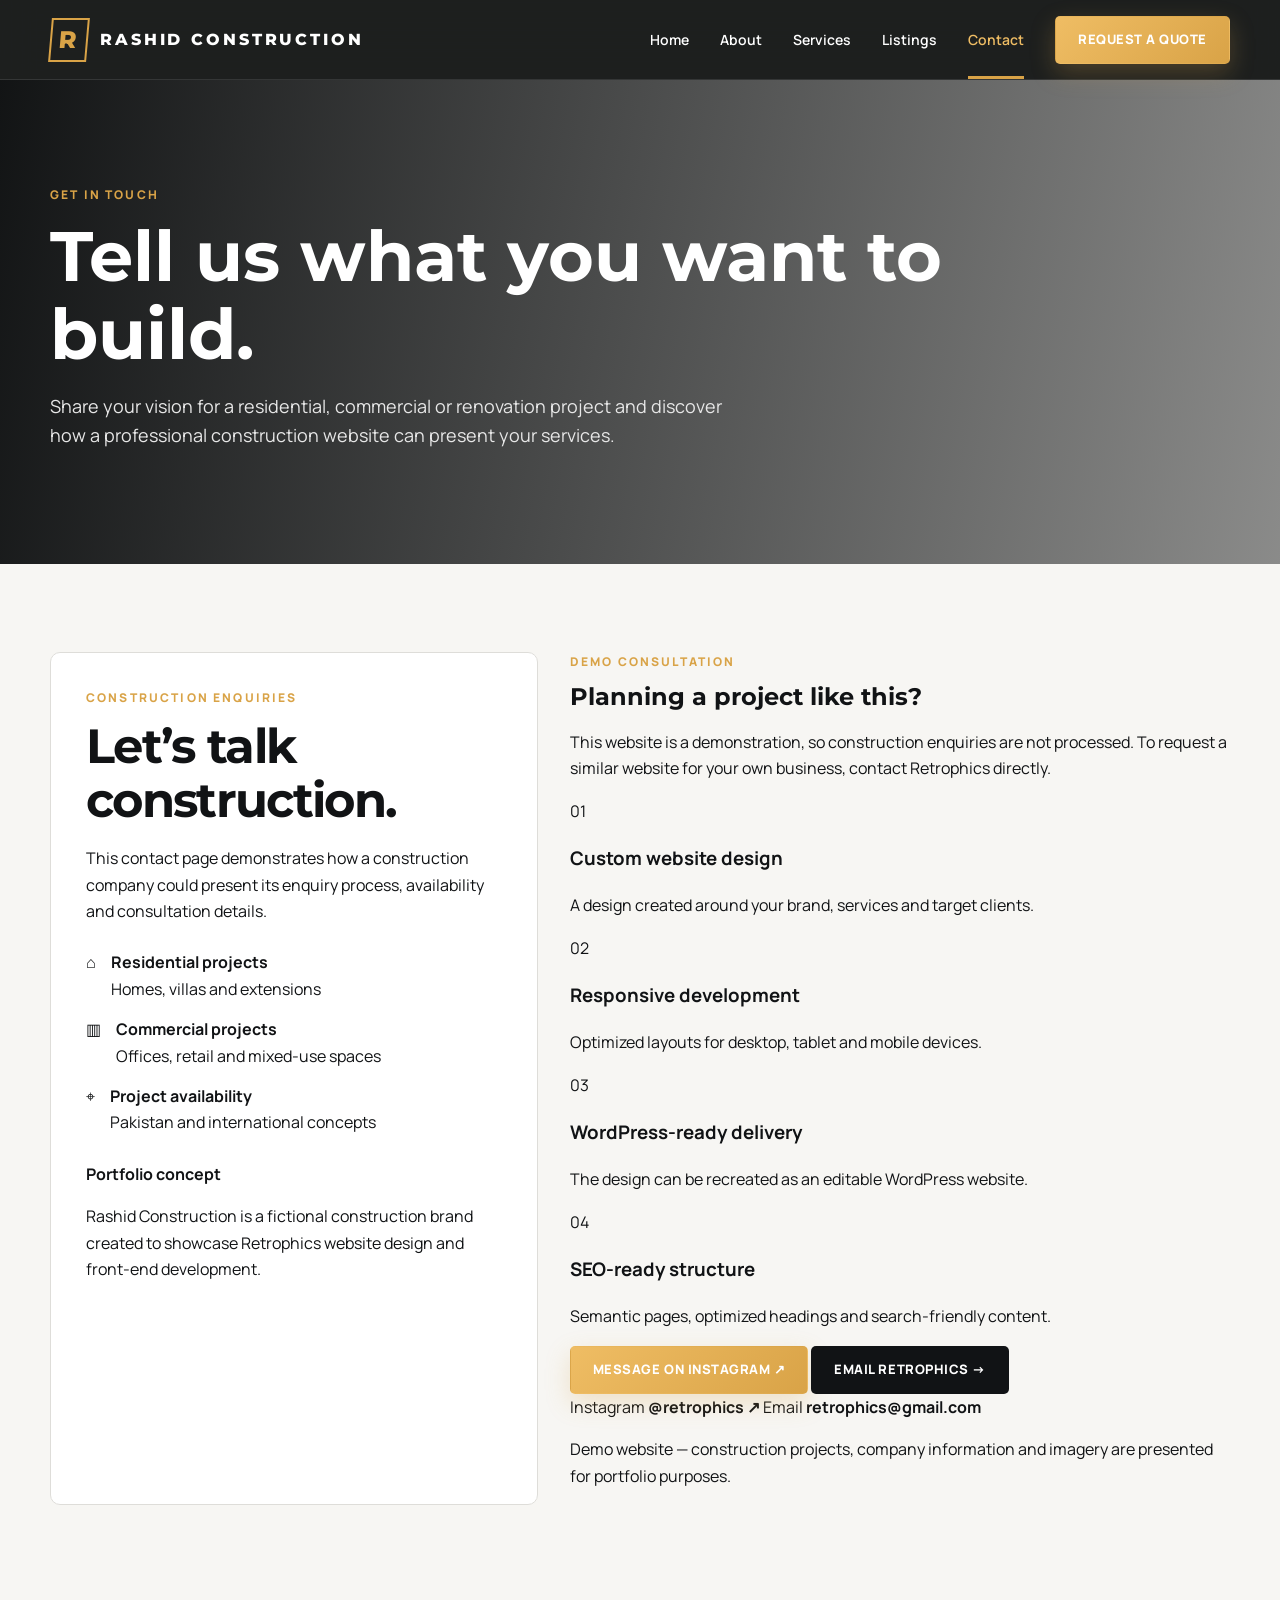
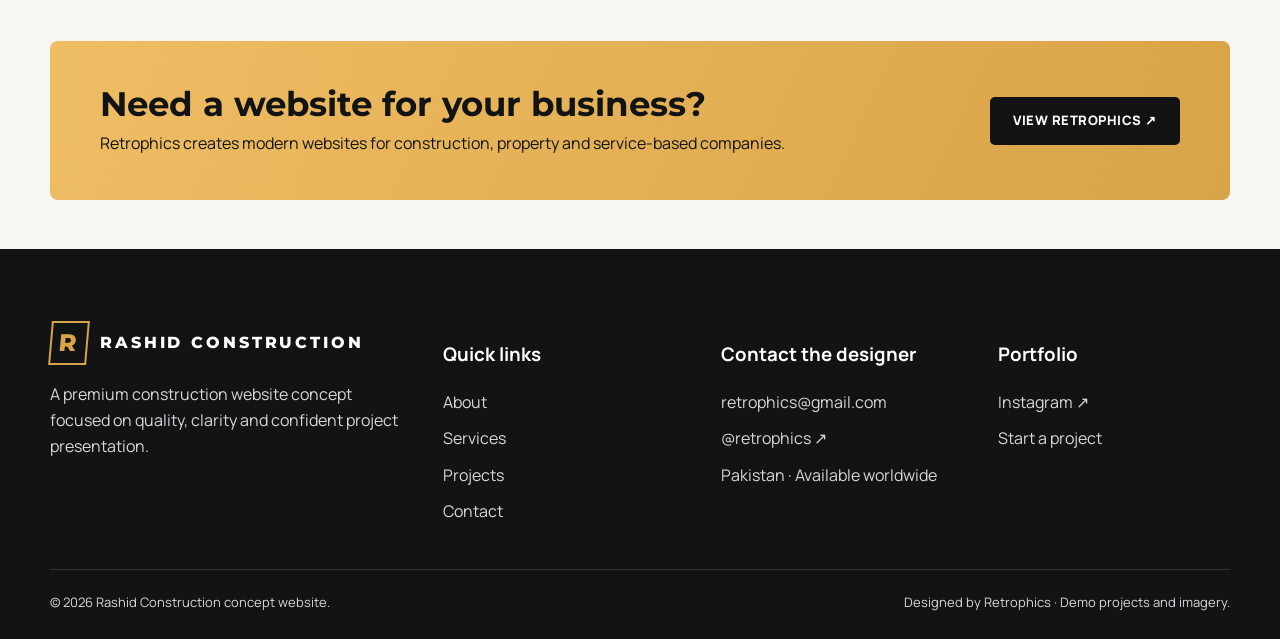
<file: contact.html>
<!DOCTYPE html>
<html lang="en">

<head>
    <meta charset="UTF-8">
    <meta name="viewport" content="width=device-width, initial-scale=1">

    <title>Contact Rashid Construction | Request a Construction Consultation</title>

    <meta name="description"
        content="Explore the Rashid Construction contact page concept for residential, commercial and renovation enquiries. Designed and developed by Retrophics.">

    <link rel="stylesheet" href="styles.css">
</head>

<body>

    <header class="site-header">
        <div class="container navbar">

            <a class="logo" href="index.html">
                <span class="logo-mark">R</span>
                <span>Rashid Construction</span>
            </a>

            <nav class="nav-links" aria-label="Main navigation">
                <a href="index.html">Home</a>
                <a href="about.html">About</a>
                <a href="services.html">Services</a>
                <a href="projects.html">Listings</a>
                <a class="active" href="contact.html">Contact</a>
                <a class="btn btn-primary" href="#consultation">
                    Request a Quote
                </a>
            </nav>

            <button class="menu-btn" type="button" aria-label="Open navigation menu" aria-expanded="false">
                ☰
            </button>

        </div>
    </header>

    <main>

        <section class="page-hero contact-hero">
            <div class="container">
                <span class="eyebrow">Get in touch</span>

                <h1>Tell us what you want to build.</h1>

                <p>
                    Share your vision for a residential, commercial or renovation
                    project and discover how a professional construction website
                    can present your services.
                </p>
            </div>
        </section>

        <section class="section" id="consultation">
            <div class="container contact-grid">

                <aside class="contact-panel">

                    <span class="eyebrow">Construction enquiries</span>

                    <h2>Let’s talk construction.</h2>

                    <p>
                        This contact page demonstrates how a construction company
                        could present its enquiry process, availability and consultation
                        details.
                    </p>

                    <div class="contact-list">

                        <span>
                            <span class="contact-icon">⌂</span>
                            <span>
                                <b>Residential projects</b><br>
                                Homes, villas and extensions
                            </span>
                        </span>

                        <span>
                            <span class="contact-icon">▥</span>
                            <span>
                                <b>Commercial projects</b><br>
                                Offices, retail and mixed-use spaces
                            </span>
                        </span>

                        <span>
                            <span class="contact-icon">⌖</span>
                            <span>
                                <b>Project availability</b><br>
                                Pakistan and international concepts
                            </span>
                        </span>

                    </div>

                    <div class="contact-note">
                        <b>Portfolio concept</b>
                        <p>
                            Rashid Construction is a fictional construction brand created
                            to showcase Retrophics website design and front-end development.
                        </p>
                    </div>

                </aside>

                <section class="demo-enquiry-panel" aria-labelledby="demo-enquiry-title">

                    <span class="eyebrow">Demo consultation</span>

                    <h2 id="demo-enquiry-title">Planning a project like this?</h2>

                    <p class="demo-enquiry-intro">
                        This website is a demonstration, so construction enquiries are
                        not processed. To request a similar website for your own business,
                        contact Retrophics directly.
                    </p>

                    <div class="enquiry-features">

                        <article class="enquiry-feature">
                            <span>01</span>
                            <div>
                                <h3>Custom website design</h3>
                                <p>
                                    A design created around your brand, services and target clients.
                                </p>
                            </div>
                        </article>

                        <article class="enquiry-feature">
                            <span>02</span>
                            <div>
                                <h3>Responsive development</h3>
                                <p>
                                    Optimized layouts for desktop, tablet and mobile devices.
                                </p>
                            </div>
                        </article>

                        <article class="enquiry-feature">
                            <span>03</span>
                            <div>
                                <h3>WordPress-ready delivery</h3>
                                <p>
                                    The design can be recreated as an editable WordPress website.
                                </p>
                            </div>
                        </article>

                        <article class="enquiry-feature">
                            <span>04</span>
                            <div>
                                <h3>SEO-ready structure</h3>
                                <p>
                                    Semantic pages, optimized headings and search-friendly content.
                                </p>
                            </div>
                        </article>

                    </div>

                    <div class="demo-contact-actions">

                        <a class="btn btn-primary"
                            href="https://www.instagram.com/retrophics.dev/"
                            target="_blank"
                            rel="noopener noreferrer">
                            Message on Instagram ↗
                        </a>

                        <a class="btn btn-dark"
                            href="mailto:retrophics@gmail.com?subject=Website%20Enquiry%20from%20Rashid Construction%20Demo">
                            Email Retrophics →
                        </a>

                    </div>

                    <div class="direct-contact">

                        <a href="https://www.instagram.com/retrophics.dev/"
                            target="_blank"
                            rel="noopener noreferrer">
                            <span>Instagram</span>
                            <strong>@retrophics ↗</strong>
                        </a>

                        <a href="mailto:retrophics@gmail.com">
                            <span>Email</span>
                            <strong>retrophics@gmail.com</strong>
                        </a>

                    </div>

                    <p class="demo-disclaimer">
                        Demo website — construction projects, company information and
                        imagery are presented for portfolio purposes.
                    </p>

                </section>

            </div>
        </section>

        <section class="section-sm">
            <div class="container">

                <div class="cta-banner">

                    <div>
                        <h2>Need a website for your business?</h2>
                        <p>
                            Retrophics creates modern websites for construction,
                            property and service-based companies.
                        </p>
                    </div>

                    <a class="btn btn-dark"
                        href="https://www.instagram.com/retrophics.dev/"
                        target="_blank"
                        rel="noopener noreferrer">
                        View Retrophics ↗
                    </a>

                </div>

            </div>
        </section>

    </main>

    <footer>
        <div class="container">

            <div class="footer-grid">

                <div>
                    <a class="logo" href="index.html">
                        <span class="logo-mark">R</span>
                        <span>Rashid Construction</span>
                    </a>

                    <p class="footer-description">
                        A premium construction website concept focused on quality,
                        clarity and confident project presentation.
                    </p>
                </div>

                <div>
                    <h3>Quick links</h3>

                    <div class="footer-links">
                        <a href="about.html">About</a>
                        <a href="services.html">Services</a>
                        <a href="projects.html">Projects</a>
                        <a href="contact.html">Contact</a>
                    </div>
                </div>

                <div>
                    <h3>Contact the designer</h3>

                    <div class="footer-links">
                        <a href="mailto:retrophics@gmail.com">
                            retrophics@gmail.com
                        </a>

                        <a href="https://www.instagram.com/retrophics.dev/"
                            target="_blank"
                            rel="noopener noreferrer">
                            @retrophics ↗
                        </a>

                        <span>Pakistan · Available worldwide</span>
                    </div>
                </div>

                <div>
                    <h3>Portfolio</h3>

                    <div class="footer-links">
                        <a href="https://www.instagram.com/retrophics.dev/"
                            target="_blank"
                            rel="noopener noreferrer">
                            Instagram ↗
                        </a>

                        <a href="mailto:retrophics@gmail.com">
                            Start a project
                        </a>
                    </div>
                </div>

            </div>

            <div class="copyright">
                <span>© 2026 Rashid Construction concept website.</span>
                <span>Designed by Retrophics · Demo projects and imagery.</span>
            </div>

        </div>
    </footer>

    <script src="script.js"></script>

</body>
</html>
</file>
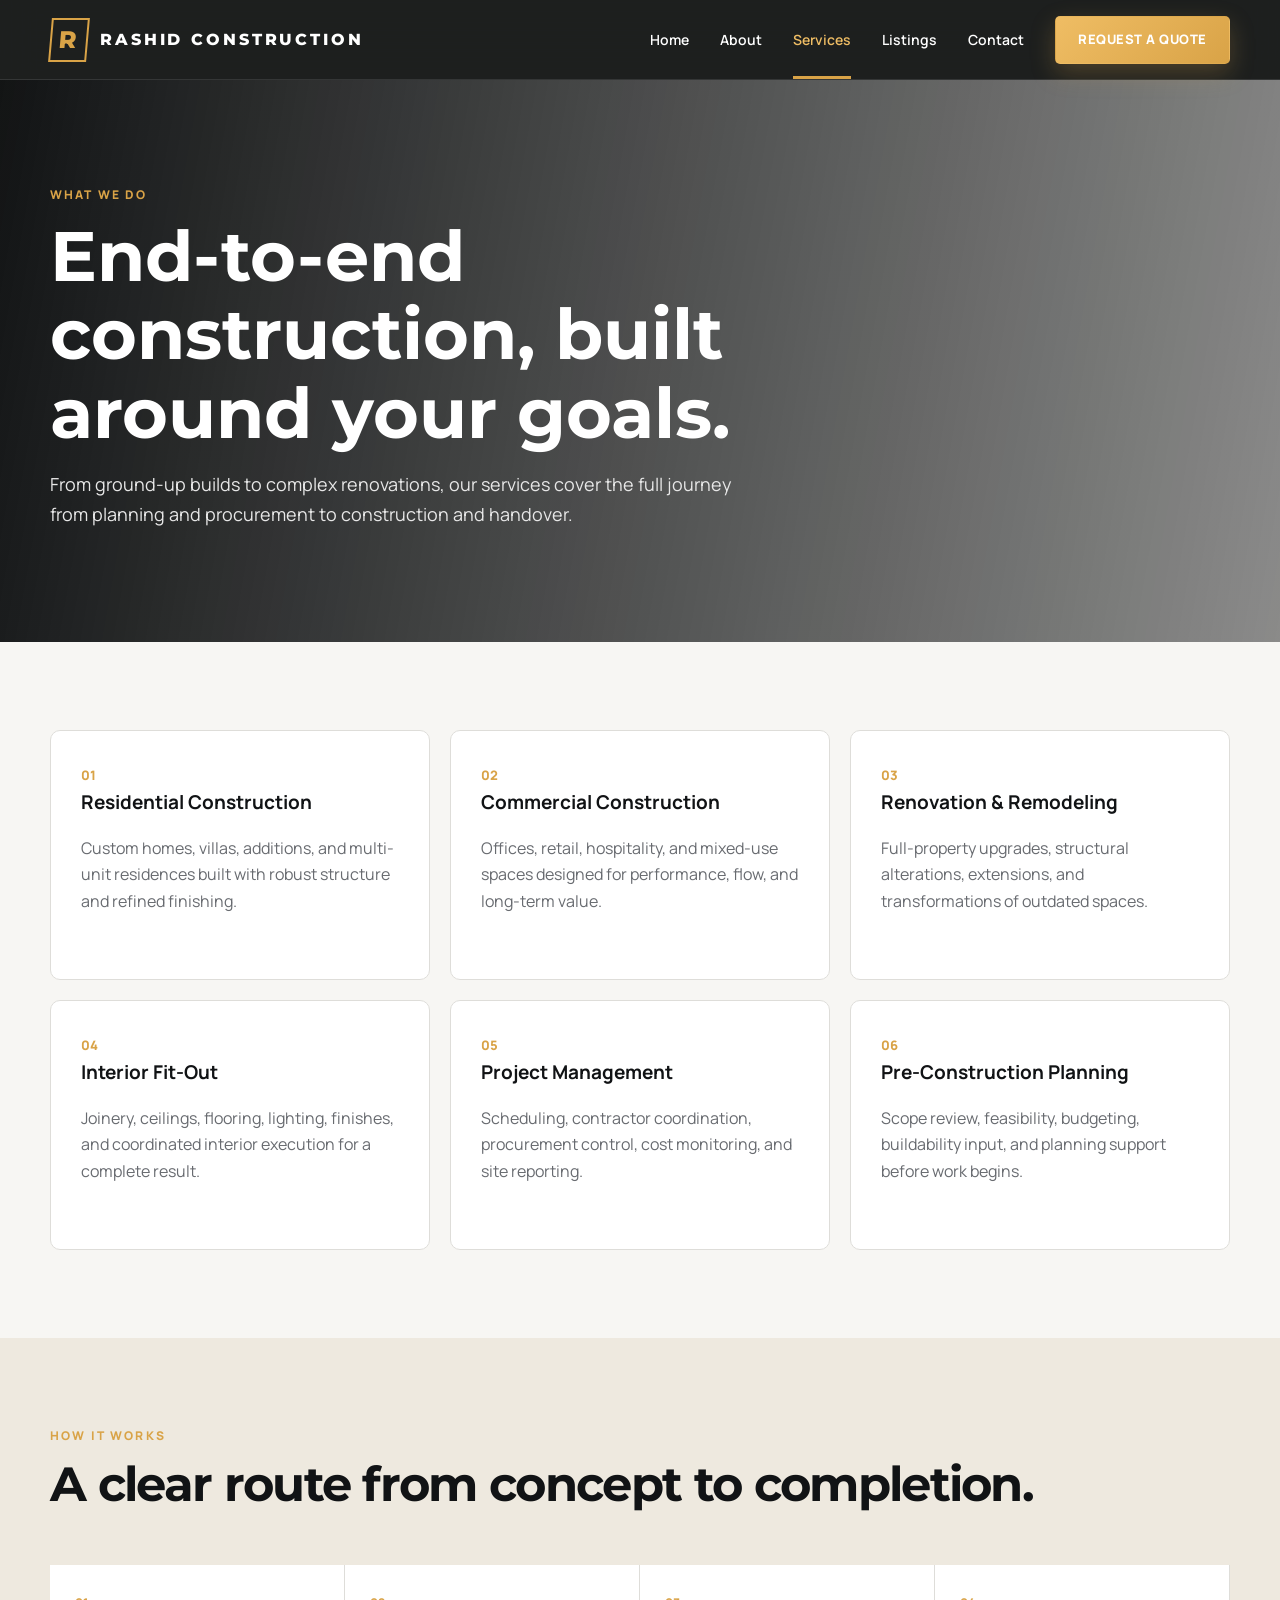
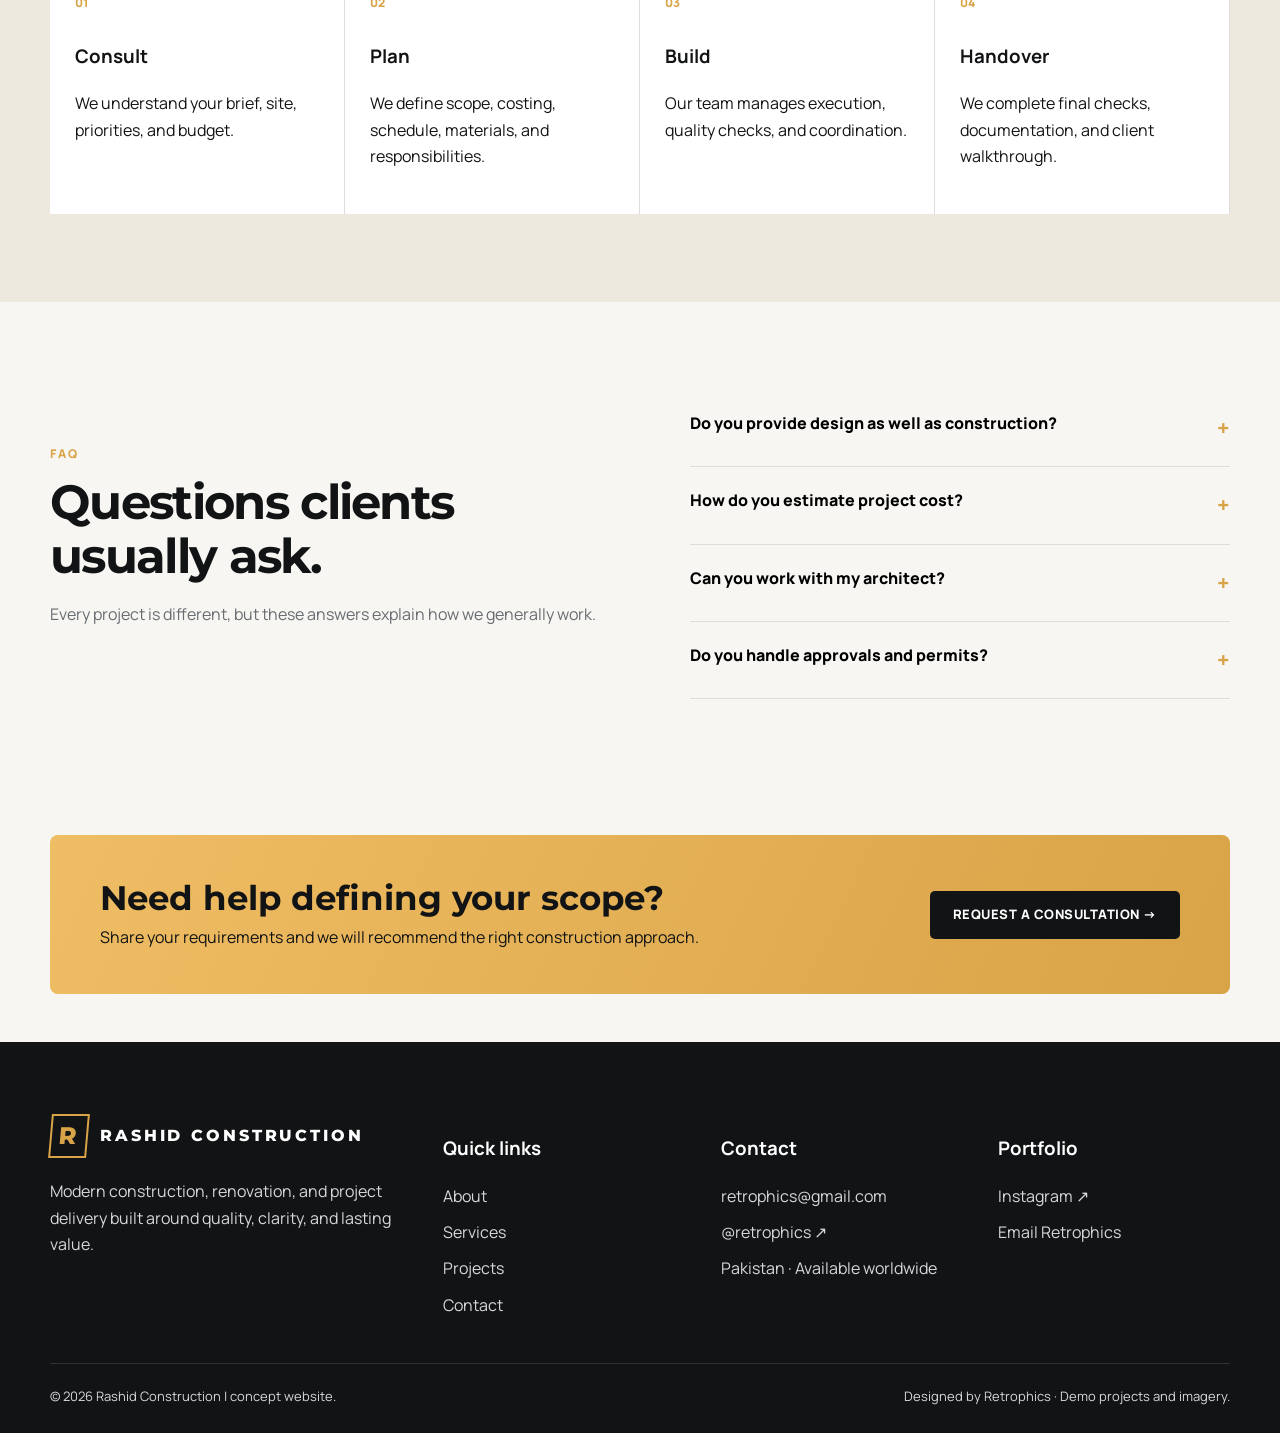
<file: services.html>
<!DOCTYPE html>
<html lang="en">

<head>
    <meta charset="UTF-8">
    <meta name="viewport" content="width=device-width,initial-scale=1">
    <title>Construction Services | Rashid Construction</title>
    <meta name="description"
        content="Residential construction, commercial construction, renovation, interior fit-out and project management services by Rashid Construction.">
    <link rel="stylesheet" href="styles.css">
</head>

<body>
    <header class="site-header">
        <div class="container navbar"><a class="logo" href="index.html"><span
                    class="logo-mark">R</span><span>Rashid Construction</span></a>
            <nav class="nav-links"><a href="index.html">Home</a><a href="about.html">About</a><a class="active"
                    href="services.html">Services</a><a href="projects.html">Listings</a><a
                    href="contact.html">Contact</a><a class="btn btn-primary" href="contact.html">Request a Quote</a>
            </nav><button class="menu-btn">☰</button>
        </div>
    </header>
    <main>
        <section class="page-hero">
            <div class="container"><span class="eyebrow">What we do</span>
                <h1>End-to-end construction, built around your goals.</h1>
                <p>From ground-up builds to complex renovations, our services cover the full journey from planning and
                    procurement to construction and handover.</p>
            </div>
        </section>
        <section class="section">
            <div class="container">
                <div class="grid-3">
                    <article class="card service-card"><span class="service-number">01</span>
                        <h3>Residential Construction</h3>
                        <p>Custom homes, villas, additions, and multi-unit residences built with robust structure and
                            refined finishing.</p>
                    </article>
                    <article class="card service-card"><span class="service-number">02</span>
                        <h3>Commercial Construction</h3>
                        <p>Offices, retail, hospitality, and mixed-use spaces designed for performance, flow, and
                            long-term value.</p>
                    </article>
                    <article class="card service-card"><span class="service-number">03</span>
                        <h3>Renovation & Remodeling</h3>
                        <p>Full-property upgrades, structural alterations, extensions, and transformations of outdated
                            spaces.</p>
                    </article>
                    <article class="card service-card"><span class="service-number">04</span>
                        <h3>Interior Fit-Out</h3>
                        <p>Joinery, ceilings, flooring, lighting, finishes, and coordinated interior execution for a
                            complete result.</p>
                    </article>
                    <article class="card service-card"><span class="service-number">05</span>
                        <h3>Project Management</h3>
                        <p>Scheduling, contractor coordination, procurement control, cost monitoring, and site
                            reporting.</p>
                    </article>
                    <article class="card service-card"><span class="service-number">06</span>
                        <h3>Pre-Construction Planning</h3>
                        <p>Scope review, feasibility, budgeting, buildability input, and planning support before work
                            begins.</p>
                    </article>
                </div>
            </div>
        </section>
        <section class="section" style="background:#eee9df">
            <div class="container">
                <div class="section-heading">
                    <div><span class="eyebrow">How it works</span>
                        <h2>A clear route from concept to completion.</h2>
                    </div>
                </div>
                <div class="process">
                    <div class="process-step">
                        <h3>Consult</h3>
                        <p>We understand your brief, site, priorities, and budget.</p>
                    </div>
                    <div class="process-step">
                        <h3>Plan</h3>
                        <p>We define scope, costing, schedule, materials, and responsibilities.</p>
                    </div>
                    <div class="process-step">
                        <h3>Build</h3>
                        <p>Our team manages execution, quality checks, and coordination.</p>
                    </div>
                    <div class="process-step">
                        <h3>Handover</h3>
                        <p>We complete final checks, documentation, and client walkthrough.</p>
                    </div>
                </div>
            </div>
        </section>
        <section class="section">
            <div class="container split">
                <div><span class="eyebrow">FAQ</span>
                    <h2>Questions clients usually ask.</h2>
                    <p>Every project is different, but these answers explain how we generally work.</p>
                </div>
                <div class="faq">
                    <div class="faq-item"><button class="faq-q">Do you provide design as well as
                            construction?<span>+</span></button>
                        <div class="faq-a">
                            <p>Yes. We can coordinate architectural, structural, MEP, and interior design services
                                depending on the scope.</p>
                        </div>
                    </div>
                    <div class="faq-item"><button class="faq-q">How do you estimate project cost?<span>+</span></button>
                        <div class="faq-a">
                            <p>We review drawings, quantities, specifications, site conditions, and desired finish level
                                before providing a detailed estimate.</p>
                        </div>
                    </div>
                    <div class="faq-item"><button class="faq-q">Can you work with my architect?<span>+</span></button>
                        <div class="faq-a">
                            <p>Absolutely. We regularly collaborate with client-appointed architects, engineers, and
                                consultants.</p>
                        </div>
                    </div>
                    <div class="faq-item"><button class="faq-q">Do you handle approvals and
                            permits?<span>+</span></button>
                        <div class="faq-a">
                            <p>We can support approval coordination and documentation where included in the agreed
                                project scope.</p>
                        </div>
                    </div>
                </div>
            </div>
        </section>
        <section class="section-sm">
            <div class="container">
                <div class="cta-banner">
                    <div>
                        <h2>Need help defining your scope?</h2>
                        <p>Share your requirements and we will recommend the right construction approach.</p>
                    </div><a class="btn btn-dark" href="contact.html">Request a consultation →</a>
                </div>
            </div>
        </section>
    </main>
    <footer>
        <div class="container">
            <div class="footer-grid">
                <div><a class="logo" href="index.html"><span
                            class="logo-mark">R</span><span>Rashid Construction</span></a>
                    <p style="margin-top:20px">Modern construction, renovation, and project delivery built around
                        quality, clarity, and lasting value.</p>
                </div>
                <div>
                    <h3>Quick links</h3>
                    <div class="footer-links"><a href="about.html">About</a><a href="services.html">Services</a><a
                            href="projects.html">Projects</a><a href="contact.html">Contact</a></div>
                </div>
                <div>
                    <h3>Contact</h3>
                    <div class="footer-links"><a href="mailto:retrophics@gmail.com">retrophics@gmail.com</a><a
                            href="https://www.instagram.com/retrophics.dev/" target="_blank"
                            rel="noopener noreferrer">@retrophics ↗</a><span>Pakistan · Available worldwide</span></div>
                </div>
                <div>
                    <h3>Portfolio</h3>
                    <div class="footer-links"><a href="https://www.instagram.com/retrophics.dev/" target="_blank"
                            rel="noopener noreferrer">Instagram ↗</a><a href="mailto:retrophics@gmail.com">Email
                            Retrophics</a></div>
                </div>
            </div>
            <div class="copyright"><span>© 2026 Rashid Construction | concept website.</span><span>Designed by Retrophics
                    · Demo projects and imagery.</span></div>
        </div>
    </footer>
    <script src="script.js"></script>
</body>

</html>
</file>
<file: styles.css>
@import url('https://fonts.googleapis.com/css2?family=Manrope:wght@400;500;600;700;800&family=Montserrat:wght@600;700;800&display=swap');

:root {
    --ink: #111315;
    --ink-2: #1b1e20;
    --muted: #686b70;
    --paper: #f7f6f3;
    --white: #fff;
    --gold: #d9a347;
    --gold-2: #efbd64;
    --line: #deddd9;
    --shadow: 0 18px 55px rgba(0, 0, 0, .14);
    --radius: 16px;
    --container: 1180px
}

* {
    box-sizing: border-box
}

html {
    scroll-behavior: smooth
}

body {
    margin: 0;
    background: var(--paper);
    color: var(--ink);
    font-family: Manrope, Arial, sans-serif;
    line-height: 1.65
}

img {
    display: block;
    max-width: 100%
}

a {
    text-decoration: none;
    color: inherit
}

button,
input,
textarea,
select {
    font: inherit
}

.container {
    width: min(var(--container), calc(100% - 40px));
    margin: auto
}

.site-header {
    position: sticky;
    top: 0;
    z-index: 50;
    background: rgba(10, 12, 13, .92);
    backdrop-filter: blur(18px);
    border-bottom: 1px solid rgba(255, 255, 255, .1)
}

.navbar {
    min-height: 76px;
    display: flex;
    align-items: center;
    justify-content: space-between;
    gap: 24px
}

.logo {
    display: flex;
    align-items: center;
    gap: 12px;
    color: #fff;
    font-family: Montserrat, sans-serif;
    font-weight: 800;
    text-transform: uppercase;
    letter-spacing: .18em;
    line-height: 1.1
}

.logo-mark {
    width: 38px;
    height: 44px;
    display: grid;
    place-items: center;
    border: 2px solid var(--gold);
    color: var(--gold);
    font-size: 24px;
    transform: skew(-5deg)
}

.nav-links {
    display: flex;
    align-items: center;
    gap: 31px;
    color: #fff;
    font-size: 14px;
    font-weight: 600
}

.nav-links>a:not(.btn) {
    position: relative;
    padding: 28px 0
}

.nav-links>a:not(.btn)::after {
    content: "";
    position: absolute;
    left: 0;
    right: 100%;
    bottom: 0;
    height: 3px;
    background: var(--gold);
    transition: .25s
}

.nav-links>a:hover::after,
.nav-links>a.active::after {
    right: 0
}

.nav-links>a.active {
    color: var(--gold-2)
}

.menu-btn {
    display: none;
    border: 0;
    background: none;
    color: #fff;
    font-size: 28px
}

.btn {
    display: inline-flex;
    align-items: center;
    justify-content: center;
    gap: 10px;
    min-height: 48px;
    padding: 0 22px;
    border-radius: 5px;
    border: 1px solid transparent;
    font-weight: 800;
    font-size: 13px;
    text-transform: uppercase;
    letter-spacing: .04em;
    transition: .25s;
    cursor: pointer
}

.btn:hover {
    transform: translateY(-2px)
}

.btn-primary {
    background: linear-gradient(135deg, var(--gold-2), var(--gold));
    color: #fff;
    box-shadow: 0 9px 24px rgba(217, 163, 71, .25)
}

.btn-secondary {
    border-color: var(--gold);
    color: #fff;
    background: rgba(12, 14, 15, .42)
}

.btn-dark {
    background: var(--ink);
    color: #fff
}

.hero {
    position: relative;
    min-height: 595px;
    color: #fff;
    display: grid;
    align-items: center;
    overflow: hidden;
    background: linear-gradient(90deg, rgba(6, 8, 9, .93) 0%, rgba(6, 8, 9, .76) 37%, rgba(6, 8, 9, .14) 72%), url('https://images.unsplash.com/photo-1600566753190-17f0baa2a6c3?auto=format&fit=crop&w=2200&q=90') center/cover
}

.hero::after {
    content: "";
    position: absolute;
    inset: auto 0 0;
    height: 130px;
    background: linear-gradient(transparent, rgba(5, 6, 7, .62))
}

.hero .container {
    position: relative;
    z-index: 2;
    padding: 70px 0 100px
}

.hero-copy {
    max-width: 640px
}

.eyebrow {
    display: block;
    color: var(--gold);
    font-size: 12px;
    font-weight: 800;
    letter-spacing: .18em;
    text-transform: uppercase;
    margin-bottom: 12px
}

.hero h1,
.page-hero h1,
h2 {
    font-family: Montserrat, sans-serif;
    line-height: 1.12;
    margin: 0 0 18px
}

.hero h1 {
    font-size: clamp(46px, 6vw, 76px);
    letter-spacing: -.045em;
    max-width: 760px
}

.hero h1 span {
    color: var(--gold-2)
}

.hero p {
    font-size: 17px;
    max-width: 560px;
    color: #f0f1f2
}

.hero-actions {
    display: flex;
    gap: 14px;
    flex-wrap: wrap;
    margin-top: 30px
}

.trust-strip {
    position: relative;
    z-index: 5;
    margin-top: -1px;
    background: linear-gradient(90deg, #151719, #242729, #17191b);
    color: #fff;
    border-top: 1px solid rgba(255, 255, 255, .12);
    border-bottom: 3px solid var(--gold)
}

.trust-items {
    display: grid;
    grid-template-columns: 1.2fr repeat(4, 1fr);
    min-height: 104px;
    align-items: center
}

.trust-title {
    font-weight: 800;
    font-size: 13px;
    letter-spacing: .08em;
    text-transform: uppercase;
    padding-right: 28px
}

.trust-item {
    display: flex;
    gap: 13px;
    align-items: center;
    padding: 0 28px;
    border-left: 1px solid rgba(255, 255, 255, .2)
}

.trust-icon {
    font-size: 28px;
    color: var(--gold)
}

.trust-item b {
    font-size: 22px
}

.trust-item small {
    display: block;
    color: #c6c7c8
}

.section {
    padding: 88px 0
}

.section-sm {
    padding: 48px 0
}

.section-heading {
    display: flex;
    justify-content: space-between;
    gap: 40px;
    align-items: end;
    margin-bottom: 35px
}

.section-heading h2,
.split h2,
.contact-panel h2,
.form h2 {
    font-size: clamp(30px, 4vw, 48px);
    letter-spacing: -.035em
}

.section-heading>p {
    max-width: 520px;
    color: var(--muted)
}

.grid-3 {
    display: grid;
    grid-template-columns: repeat(3, 1fr);
    gap: 20px
}

.card {
    background: #fff;
    border: 1px solid var(--line);
    padding: 30px;
    border-radius: 10px;
    transition: .25s
}

.card:hover {
    transform: translateY(-6px);
    box-shadow: var(--shadow);
    border-color: #d0b47e
}

.icon-box {
    width: 68px;
    height: 68px;
    border-radius: 50%;
    display: grid;
    place-items: center;
    background: #f6f0e5;
    color: var(--gold);
    font-size: 30px;
    margin-bottom: 16px
}

.card h3 {
    margin: 0 0 8px;
    font-size: 19px
}

.card p,
.project-card p,
.split p,
.form p {
    color: var(--muted)
}

.services-preview {
    display: grid;
    grid-template-columns: repeat(4, 1fr);
    gap: 14px
}

.service-tile {
    position: relative;
    height: 205px;
    border-radius: 5px;
    overflow: hidden;
    color: #fff
}

.service-tile img {
    width: 100%;
    height: 100%;
    object-fit: cover;
    transition: .55s
}

.service-tile::after {
    content: "";
    position: absolute;
    inset: 0;
    background: linear-gradient(transparent 25%, rgba(0, 0, 0, .83))
}

.service-tile:hover img {
    transform: scale(1.08)
}

.service-tile-content {
    position: absolute;
    z-index: 2;
    left: 20px;
    right: 20px;
    bottom: 18px;
    display: flex;
    align-items: center;
    gap: 13px
}

.service-tile-content span {
    width: 45px;
    height: 45px;
    display: grid;
    place-items: center;
    background: rgba(5, 6, 7, .84);
    border: 1px solid rgba(217, 163, 71, .55);
    color: var(--gold);
    font-size: 22px
}

.service-tile h3 {
    font-size: 17px;
    margin: 0
}

.center-action {
    text-align: center;
    margin-top: 28px
}

.project-card {
    background: #fff;
    border-radius: 9px;
    overflow: hidden;
    border: 1px solid var(--line);
    transition: .3s
}

.project-card:hover {
    transform: translateY(-6px);
    box-shadow: var(--shadow)
}

.project-card img {
    width: 100%;
    height: 250px;
    object-fit: cover;
    transition: .5s
}

.project-card:hover img {
    transform: scale(1.04)
}

.project-body {
    padding: 22px
}

.project-tag {
    font-size: 11px;
    color: var(--gold);
    font-weight: 800;
    letter-spacing: .12em;
    text-transform: uppercase
}

.project-body h3 {
    font-size: 22px;
    margin: 5px 0
}

.split {
    display: grid;
    grid-template-columns: 1.05fr 1fr;
    gap: 72px;
    align-items: center
}

.image-stack {
    position: relative
}

.image-stack img {
    height: 520px;
    width: 100%;
    object-fit: cover;
    border-radius: 10px
}

.floating-note {
    position: absolute;
    right: -24px;
    bottom: 35px;
    background: var(--gold);
    color: #fff;
    padding: 22px 30px;
    box-shadow: var(--shadow)
}

.floating-note strong {
    display: block;
    font-size: 28px
}

.check-list {
    display: grid;
    gap: 14px;
    margin: 25px 0
}

.check-list span {
    display: flex;
    gap: 12px
}

.check-list b {
    color: var(--gold)
}

.quote {
    padding: 28px;
    background: #fff;
    border: 1px solid var(--line);
    border-radius: 10px
}

.quote p {
    font-size: 17px
}

.quote-author {
    display: flex;
    align-items: center;
    gap: 12px;
    margin-top: 20px
}

.quote-author img {
    width: 48px;
    height: 48px;
    border-radius: 50%;
    object-fit: cover
}

.cta-banner {
    padding: 44px 50px;
    background: linear-gradient(115deg, var(--gold-2), var(--gold));
    display: flex;
    justify-content: space-between;
    align-items: center;
    gap: 30px;
    border-radius: 8px
}

.cta-banner h2 {
    font-size: 34px;
    margin-bottom: 7px
}

.cta-banner p {
    margin: 0
}

.page-hero {
    padding: 105px 0 95px;
    color: #fff;
    background: linear-gradient(100deg, rgba(6, 8, 9, .95), rgba(6, 8, 9, .45)), url('https://images.unsplash.com/photo-1503387762-592deb58ef4e?auto=format&fit=crop&w=2000&q=85') center/cover
}

.page-hero h1 {
    font-size: clamp(42px, 6vw, 70px);
    max-width: 900px
}

.page-hero p {
    max-width: 690px;
    font-size: 18px;
    color: #e7e7e7
}

.stats {
    display: grid;
    grid-template-columns: repeat(4, 1fr);
    gap: 18px
}

.stat {
    padding: 28px;
    background: #fff;
    border-top: 4px solid var(--gold)
}

.stat strong {
    font-size: 38px
}

.stat span {
    display: block;
    color: var(--muted)
}

.service-number {
    color: var(--gold);
    font-weight: 800;
    font-size: 13px
}

.service-card {
    min-height: 250px
}

.process {
    display: grid;
    grid-template-columns: repeat(4, 1fr);
    counter-reset: step
}

.process-step {
    position: relative;
    padding: 28px 25px;
    background: #fff;
    border-right: 1px solid var(--line)
}

.process-step::before {
    counter-increment: step;
    content: "0" counter(step);
    display: block;
    font-size: 12px;
    color: var(--gold);
    font-weight: 800;
    margin-bottom: 28px
}

.faq-item {
    border-bottom: 1px solid var(--line)
}

.faq-q {
    width: 100%;
    padding: 20px 0;
    background: none;
    border: 0;
    display: flex;
    justify-content: space-between;
    font-weight: 800;
    text-align: left;
    cursor: pointer
}

.faq-q span {
    color: var(--gold);
    font-size: 22px
}

.faq-a {
    max-height: 0;
    overflow: hidden;
    transition: .3s
}

.faq-item.open .faq-a {
    max-height: 180px
}

.faq-item.open .faq-q span {
    transform: rotate(45deg)
}

.filters {
    display: flex;
    gap: 10px;
    flex-wrap: wrap;
    margin-bottom: 30px
}

.filter-btn {
    border: 1px solid var(--line);
    background: #fff;
    padding: 10px 17px;
    border-radius: 99px;
    cursor: pointer;
    font-weight: 700
}

.filter-btn.active,
.filter-btn:hover {
    background: var(--ink);
    color: #fff
}

.projects-grid {
    display: grid;
    grid-template-columns: repeat(3, 1fr);
    gap: 22px
}

.project-card.hide {
    display: none
}

.contact-grid {
    display: grid;
    grid-template-columns: .85fr 1.15fr;
    gap: 32px
}

.contact-panel,
.form {
    padding: 35px;
    background: #fff;
    border: 1px solid var(--line);
    border-radius: 10px
}

.contact-list {
    display: grid;
    gap: 14px;
    margin: 25px 0
}

.contact-list>a,
.contact-list>span {
    display: flex;
    gap: 15px;
    align-items: flex-start
}

.socials {
    display: flex;
    gap: 10px
}

.socials a {
    width: 40px;
    height: 40px;
    border-radius: 50%;
    display: grid;
    place-items: center;
    background: var(--ink);
    color: #fff
}

.map {
    margin-top: 25px
}

.map iframe {
    width: 100%;
    height: 240px;
    border: 0
}

.form-grid {
    display: grid;
    grid-template-columns: 1fr 1fr;
    gap: 18px
}

.field {
    display: grid;
    gap: 7px
}

.field.full {
    grid-column: 1/-1
}

.field label {
    font-weight: 800;
    font-size: 13px
}

.field input,
.field textarea,
.field select {
    width: 100%;
    border: 1px solid #d8d8d8;
    padding: 14px;
    background: #fafafa
}

.field textarea {
    min-height: 150px;
    resize: vertical
}

.toast {
    position: fixed;
    right: 20px;
    bottom: 20px;
    background: var(--ink);
    color: #fff;
    padding: 15px 20px;
    border-left: 4px solid var(--gold);
    transform: translateY(140%);
    transition: .3s;
    z-index: 100
}

.toast.show {
    transform: none
}

footer {
    background: #111315;
    color: #d7d8da;
    padding: 72px 0 25px
}

.footer-grid {
    display: grid;
    grid-template-columns: 1.5fr repeat(3, 1fr);
    gap: 45px
}

.footer-grid h3 {
    color: #fff
}

.footer-links {
    display: grid;
    gap: 10px
}

.footer-links a:hover {
    color: var(--gold)
}

.copyright {
    display: flex;
    justify-content: space-between;
    border-top: 1px solid rgba(255, 255, 255, .12);
    padding-top: 22px;
    margin-top: 45px;
    font-size: 13px
}

.reveal {
    opacity: 0;
    transform: translateY(20px);
    transition: .7s
}

.reveal.visible {
    opacity: 1;
    transform: none
}

@media(max-width:940px) {
    .nav-links {
        position: fixed;
        left: 0;
        right: 0;
        top: 76px;
        background: #111315;
        padding: 20px;
        display: none;
        flex-direction: column;
        align-items: stretch;
        gap: 0
    }

    .nav-links.open {
        display: flex
    }

    .nav-links>a:not(.btn) {
        padding: 13px 0
    }

    .menu-btn {
        display: block
    }

    .trust-items {
        grid-template-columns: 1fr 1fr
    }

    .trust-title {
        grid-column: 1/-1;
        padding: 20px 0;
        border-bottom: 1px solid rgba(255, 255, 255, .15)
    }

    .trust-item {
        padding: 18px 12px
    }

    .services-preview,
    .stats,
    .process {
        grid-template-columns: repeat(2, 1fr)
    }

    .grid-3,
    .projects-grid {
        grid-template-columns: repeat(2, 1fr)
    }

    .split,
    .contact-grid {
        grid-template-columns: 1fr
    }

    .footer-grid {
        grid-template-columns: 1fr 1fr
    }

    .floating-note {
        right: 15px
    }
}

@media(max-width:620px) {
    .container {
        width: min(100% - 28px, var(--container))
    }

    .hero {
        min-height: 680px;
        background-size: cover;
        background-position: 68% center;
        animation: none
    }

    .hero .container {
        padding: 90px 0 70px
    }

    .hero-copy {
        max-width: 100%
    }

    .hero h1 {
        font-size: clamp(38px, 11vw, 48px);
        line-height: 1.08;
        max-width: 100%
    }

    .hero p {
        max-width: 100%;
        font-size: 15px
    }

    .hero-actions {
        display: grid;
        gap: 12px;
        width: 100%
    }

    .hero-actions .btn {
        width: 100%
    }

    .section {
        padding: 65px 0
    }

    .section-heading {
        display: block
    }

    .grid-3,
    .projects-grid,
    .services-preview,
    .stats,
    .process,
    .form-grid,
    .trust-items,
    .footer-grid {
        grid-template-columns: 1fr
    }

    .trust-title {
        grid-column: auto
    }

    .trust-item {
        border-left: 0;
        border-top: 1px solid rgba(255, 255, 255, .12)
    }

    .cta-banner {
        padding: 32px 25px;
        display: block
    }

    .cta-banner .btn {
        margin-top: 20px
    }

    .image-stack img {
        height: 380px
    }

    .copyright {
        display: block
    }

    .copyright span {
        display: block;
        margin-top: 6px
    }

    .page-hero {
        padding: 80px 0;
        background-size: cover;
        background-position: 58% center
    }

    .contact-panel,
    .form {
        padding: 24px
    }
}



:root {
    --ease-premium: cubic-bezier(.22, 1, .36, 1);
    --ease-smooth: cubic-bezier(.4, 0, .2, 1);
}

/* Better focus states for keyboard users */
a:focus-visible,
button:focus-visible,
input:focus-visible,
textarea:focus-visible,
select:focus-visible {
    outline: 3px solid rgba(239, 189, 100, .55);
    outline-offset: 4px;
}

/* Header gains depth after scrolling */
.site-header {
    transition: background .35s var(--ease-smooth), box-shadow .35s var(--ease-smooth), border-color .35s var(--ease-smooth), min-height .35s var(--ease-smooth);
}

.site-header.scrolled {
    background: rgba(10, 12, 13, .97);
    box-shadow: 0 14px 38px rgba(0, 0, 0, .2);
    border-bottom-color: rgba(217, 163, 71, .22);
}

/* Refined buttons */
.btn {
    position: relative;
    overflow: hidden;
    isolation: isolate;
    transition: transform .35s var(--ease-premium), box-shadow .35s var(--ease-premium), border-color .35s ease, background .35s ease;
}

.btn::before {
    content: "";
    position: absolute;
    inset: 0;
    z-index: -1;
    background: linear-gradient(110deg, transparent 20%, rgba(255, 255, 255, .28) 48%, transparent 76%);
    transform: translateX(-140%);
    transition: transform .75s var(--ease-premium);
}

.btn:hover::before {
    transform: translateX(140%)
}

.btn:hover {
    transform: translateY(-3px)
}

.btn:active {
    transform: translateY(-1px) scale(.985)
}

.btn-primary:hover {
    box-shadow: 0 14px 34px rgba(217, 163, 71, .34)
}

.btn-secondary:hover {
    border-color: var(--gold-2);
    background: rgba(217, 163, 71, .12)
}

.btn-dark:hover {
    box-shadow: 0 14px 34px rgba(0, 0, 0, .24)
}

/* Cinematic hero entrance */
.hero {
    background-size: cover;
}

.hero .eyebrow,
.hero h1,
.hero p,
.hero-actions {
    opacity: 0;
    transform: translateY(26px);
    animation: hero-rise .9s var(--ease-premium) forwards;
}

.hero h1 {
    animation-delay: .1s
}

.hero p {
    animation-delay: .22s
}

.hero-actions {
    animation-delay: .34s
}

@keyframes hero-rise {
    to {
        opacity: 1;
        transform: none
    }
}


/* Premium reveal system */
.reveal {
    opacity: 0;
    transform: translate3d(0, 34px, 0);
    transition:
        opacity .78s var(--ease-premium),
        transform .78s var(--ease-premium);
    transition-delay: var(--reveal-delay, 0ms);
    will-change: opacity, transform;
}

.reveal.reveal-left {
    transform: translate3d(-38px, 0, 0)
}

.reveal.reveal-right {
    transform: translate3d(38px, 0, 0)
}

.reveal.reveal-scale {
    transform: scale(.96)
}

.reveal.visible {
    opacity: 1;
    transform: none
}

/* Cards */
.card,
.project-card,
.quote,
.service-tile,
.stat,
.process-step {
    will-change: transform;
}

.card {
    transition: transform .42s var(--ease-premium), box-shadow .42s var(--ease-premium), border-color .3s ease;
}

.card:hover {
    transform: translateY(-9px);
    box-shadow: 0 24px 60px rgba(0, 0, 0, .13)
}

.icon-box {
    transition: transform .45s var(--ease-premium), background .35s ease, color .35s ease
}

.card:hover .icon-box {
    transform: translateY(-4px) rotate(-3deg) scale(1.06);
    background: var(--ink);
    color: var(--gold-2)
}

/* Service tiles */
.service-tile {
    transition: transform .45s var(--ease-premium), box-shadow .45s var(--ease-premium);
}

.service-tile:hover {
    transform: translateY(-7px);
    box-shadow: 0 24px 55px rgba(0, 0, 0, .22)
}

.service-tile::after {
    transition: background .4s ease
}

.service-tile:hover::after {
    background: linear-gradient(transparent 10%, rgba(0, 0, 0, .9))
}

.service-tile-content {
    transition: transform .42s var(--ease-premium)
}

.service-tile:hover .service-tile-content {
    transform: translateY(-5px)
}

.service-tile-content span {
    transition: transform .42s var(--ease-premium), background .35s ease
}

.service-tile:hover .service-tile-content span {
    transform: rotate(-5deg) scale(1.06);
    background: var(--gold);
    color: #fff
}

/* Project cards */
.project-card {
    position: relative;
    transition: transform .45s var(--ease-premium), box-shadow .45s var(--ease-premium), border-color .3s ease, opacity .35s ease;
}

.project-card:hover {
    transform: translateY(-9px);
    box-shadow: 0 28px 65px rgba(0, 0, 0, .16);
    border-color: rgba(217, 163, 71, .55)
}

.project-card img {
    transition: transform .75s var(--ease-premium), filter .5s ease
}

.project-card:hover img {
    transform: scale(1.075);
    filter: saturate(1.05) contrast(1.03)
}

.project-body {
    position: relative;
    background: #fff;
    transition: transform .42s var(--ease-premium)
}

.project-card:hover .project-body {
    transform: translateY(-3px)
}

.project-body h3 {
    transition: color .3s ease
}

.project-card:hover .project-body h3 {
    color: #9c6b1f
}

.project-card.filter-leaving {
    opacity: 0;
    transform: scale(.96) translateY(10px);
    pointer-events: none
}

.project-card.filter-entering {
    animation: filter-in .5s var(--ease-premium) both
}

@keyframes filter-in {
    from {
        opacity: 0;
        transform: scale(.96) translateY(18px)
    }

    to {
        opacity: 1;
        transform: none
    }
}

/* Stats */
.stat {
    position: relative;
    overflow: hidden;
    transition: transform .42s var(--ease-premium), box-shadow .42s var(--ease-premium);
}

.stat::after {
    content: "";
    position: absolute;
    width: 110px;
    height: 110px;
    right: -65px;
    bottom: -70px;
    border-radius: 50%;
    background: rgba(217, 163, 71, .09);
    transition: transform .5s var(--ease-premium);
}

.stat:hover {
    transform: translateY(-7px);
    box-shadow: 0 22px 50px rgba(0, 0, 0, .11)
}

.stat:hover::after {
    transform: scale(1.6)
}

.stat strong {
    display: inline-block;
    font-variant-numeric: tabular-nums
}

/* About imagery */
.image-stack {
    overflow: visible
}

.image-stack img {
    transition: transform .9s var(--ease-premium), filter .5s ease;
    will-change: transform
}

.image-stack:hover img {
    transform: scale(1.018);
    filter: contrast(1.025)
}

.floating-note {
    transition: transform .45s var(--ease-premium), box-shadow .45s ease
}

.image-stack:hover .floating-note {
    transform: translateY(-8px);
    box-shadow: 0 25px 60px rgba(0, 0, 0, .2)
}

/* Testimonials */
.quote {
    transition: transform .42s var(--ease-premium), box-shadow .42s var(--ease-premium), border-color .3s ease;
}

.quote:hover {
    transform: translateY(-7px);
    box-shadow: 0 22px 55px rgba(0, 0, 0, .11);
    border-color: rgba(217, 163, 71, .5)
}

.quote-author img {
    transition: transform .45s var(--ease-premium)
}

.quote:hover .quote-author img {
    transform: scale(1.08)
}

/* FAQ */
.faq-q span {
    display: inline-block;
    transition: transform .35s var(--ease-premium), color .3s ease
}

.faq-q:hover {
    color: #9c6b1f
}

.faq-a {
    transition: max-height .5s var(--ease-premium), opacity .35s ease;
    opacity: 0
}

.faq-item.open .faq-a {
    max-height: 260px;
    opacity: 1
}

/* Filter pills */
.filter-btn {
    transition: transform .3s var(--ease-premium), background .3s ease, color .3s ease, border-color .3s ease, box-shadow .3s ease;
}

.filter-btn:hover {
    transform: translateY(-2px)
}

.filter-btn.active {
    box-shadow: 0 10px 24px rgba(0, 0, 0, .14);
    border-color: var(--ink)
}

/* Forms */
.field input,
.field textarea,
.field select {
    transition: border-color .25s ease, box-shadow .25s ease, background .25s ease;
}

.field input:focus,
.field textarea:focus,
.field select:focus {
    outline: none;
    border-color: var(--gold);
    background: #fff;
    box-shadow: 0 0 0 4px rgba(217, 163, 71, .13);
}

.form .btn.is-loading {
    pointer-events: none;
    opacity: .75
}

/* Footer links */
.footer-links a {
    position: relative;
    width: max-content;
    transition: color .25s ease, transform .25s ease
}

.footer-links a:hover {
    transform: translateX(4px)
}

.socials a {
    transition: transform .35s var(--ease-premium), background .3s ease, color .3s ease
}

.socials a:hover {
    transform: translateY(-4px) rotate(-4deg);
    background: var(--gold);
    color: #fff
}

/* Mobile menu animation */
@media(max-width:940px) {
    .nav-links {
        display: flex;
        opacity: 0;
        visibility: hidden;
        transform: translateY(-12px);
        pointer-events: none;
        transition: opacity .28s ease, transform .35s var(--ease-premium), visibility .28s ease;
    }

    .nav-links.open {
        opacity: 1;
        visibility: visible;
        transform: none;
        pointer-events: auto;
    }
}

/* Reduce motion for visitors who request it */
@media(prefers-reduced-motion:reduce) {
    html {
        scroll-behavior: auto
    }

    *,
    *::before,
    *::after {
        animation-duration: .01ms !important;
        animation-iteration-count: 1 !important;
        transition-duration: .01ms !important;
        scroll-behavior: auto !important;
    }

    .reveal {
        opacity: 1;
        transform: none
    }
}
</file>
